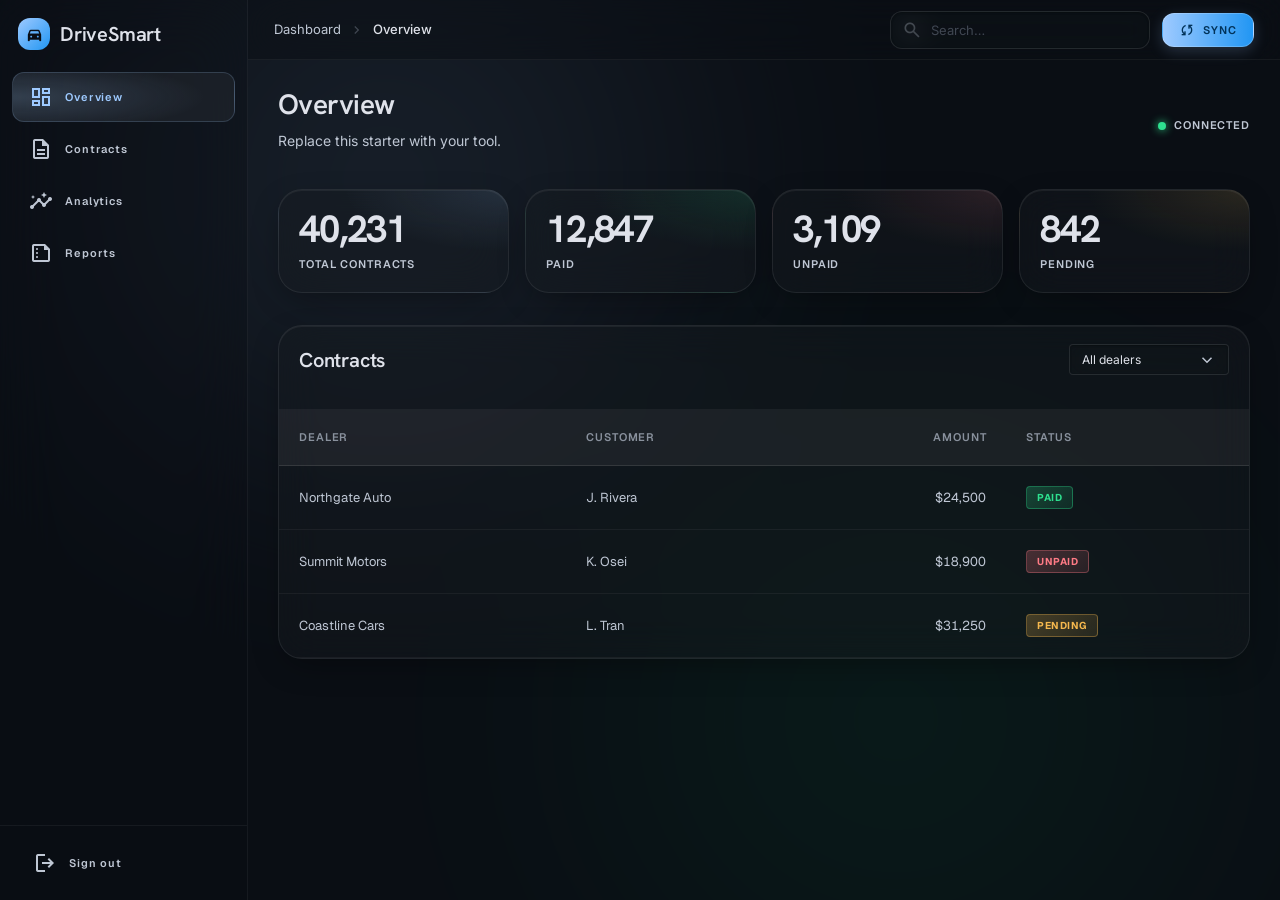
<file: starter.html>
<!DOCTYPE html>
<html lang="en">
<head>
<meta charset="UTF-8">
<meta name="viewport" content="width=device-width, initial-scale=1.0">
<title>DriveSmart Tool</title>
<link rel="stylesheet" href="drivesmart.css">
<link href="https://fonts.googleapis.com/css2?family=Material+Symbols+Outlined:wght,FILL@100..700,0..1&display=swap" rel="stylesheet">
<style>
  /* app-shell layout — sidebar + topbar + content */
  body { padding-left: 248px; }
  .app-sidebar { position: fixed; top: 0; left: 0; bottom: 0; width: 248px; z-index: 20; display: flex; flex-direction: column; }
  .app-sidebar .brand { display: flex; align-items: center; gap: 10px; padding: 18px 18px 14px; }
  .app-sidebar .brand .mark { width: 32px; height: 32px; display: grid; place-items: center; border-radius: var(--r-lg); background: linear-gradient(to bottom right, var(--primary), var(--primary-container)); }
  .app-sidebar .brand .mark .material-symbols-outlined { color: var(--surface-lowest); font-size: 19px; }
  .app-sidebar nav { display: flex; flex-direction: column; gap: 2px; padding: 8px 12px; flex: 1; overflow-y: auto; }
  .app-topbar { position: sticky; top: 0; z-index: 10; height: 60px; display: flex; align-items: center; gap: 16px; padding: 0 26px; }
  .app-content { padding: 26px 30px 60px; max-width: 1320px; }
  @media (max-width: 820px) { body { padding-left: 0; } .app-sidebar { display: none; } }
</style>
</head>
<body class="bg-grid-pattern">
<div class="aurora-bg"></div>

<!-- Sidebar (primary nav) -->
<aside class="app-sidebar glass-sidebar">
  <div class="brand">
    <span class="mark"><span class="material-symbols-outlined" style="font-variation-settings:'FILL' 1">directions_car</span></span>
    <span class="text-headline-md">DriveSmart</span>
  </div>
  <nav>
    <a class="sidenav-link active" href="#"><span class="material-symbols-outlined">dashboard</span> Overview</a>
    <a class="sidenav-link" href="#"><span class="material-symbols-outlined">description</span> Contracts</a>
    <a class="sidenav-link" href="#"><span class="material-symbols-outlined">insights</span> Analytics</a>
    <a class="sidenav-link" href="#"><span class="material-symbols-outlined">summarize</span> Reports</a>
  </nav>
  <div style="padding:12px 16px;border-top:0.5px solid var(--hairline-soft)">
    <a class="sidenav-link" href="#"><span class="material-symbols-outlined">logout</span> Sign out</a>
  </div>
</aside>

<!-- Topbar -->
<header class="app-topbar glass-nav">
  <nav class="breadcrumbs"><a href="#">Dashboard</a><span class="sep"><span class="material-symbols-outlined">chevron_right</span></span><span class="current">Overview</span></nav>
  <div class="ml-auto flex items-center gap-3">
    <div class="search" style="width:260px"><span class="material-symbols-outlined">search</span><input class="input" placeholder="Search…"></div>
    <button class="btn btn--primary"><span class="material-symbols-outlined">sync</span> Sync</button>
  </div>
</header>

<!-- Content -->
<main class="app-content">
  <div class="flex items-center justify-between mb-6">
    <div>
      <h1 class="text-headline-lg">Overview</h1>
      <p class="text-2 mt-2">Replace this starter with your tool.</p>
    </div>
    <div class="flex items-center gap-2"><span class="dot dot--live"></span><span class="eyebrow">Connected</span></div>
  </div>

  <!-- KPI row — just cards -->
  <div class="grid grid-4 gap-card mb-section">
    <div class="glass-card card-mesh-primary p-5"><div class="metric text-primary" data-count="40231">0</div><div class="label-caps text-2 mt-2">Total Contracts</div></div>
    <div class="glass-card card-mesh-success p-5"><div class="metric text-success" data-count="12847">0</div><div class="label-caps text-2 mt-2">Paid</div></div>
    <div class="glass-card card-mesh-danger p-5"><div class="metric text-danger" data-count="3109">0</div><div class="label-caps text-2 mt-2">Unpaid</div></div>
    <div class="glass-card card-mesh-warning p-5"><div class="metric text-warning" data-count="842">0</div><div class="label-caps text-2 mt-2">Pending</div></div>
  </div>

  <!-- Table -->
  <div class="glass-card is-static overflow-hidden" style="padding:0">
    <div class="panel-head" style="padding:18px 20px">
      <h3 class="text-headline-md">Contracts</h3>
      <select class="select select--sm" style="max-width:160px"><option>All dealers</option></select>
    </div>
    <table class="data-table">
      <thead><tr><th>Dealer</th><th>Customer</th><th class="num">Amount</th><th>Status</th></tr></thead>
      <tbody>
        <tr><td>Northgate Auto</td><td>J. Rivera</td><td class="num">$24,500</td><td><span class="status-chip status-chip--paid">Paid</span></td></tr>
        <tr><td>Summit Motors</td><td>K. Osei</td><td class="num">$18,900</td><td><span class="status-chip status-chip--unpaid">Unpaid</span></td></tr>
        <tr><td>Coastline Cars</td><td>L. Tran</td><td class="num">$31,250</td><td><span class="status-chip status-chip--pending">Pending</span></td></tr>
      </tbody>
    </table>
  </div>
</main>

<script src="count-up.js"></script>
</body>
</html>
</file>
<file: drivesmart.css>
/* ============================================================================
   DRIVESMART DESIGN SYSTEM
   Dark glassmorphism · DriveSmart-blue accent · zero build, zero framework.

   Usage:  <link rel="stylesheet" href="drivesmart.css">
           (fonts are @imported below — one link is all you need for type)
           Material Symbols icons are a separate, optional <link> (see README).

   Sections:
     1. Fonts
     2. Tokens (:root CSS variables — the single source of truth)
     3. Base / reset
     4. Backgrounds (aurora, grid)
     5. Surfaces (glass card / nav / sidebar / mesh)
     6. Layout utilities (flex, grid, gap, spacing)
     7. Type utilities (scale, color, weight)
     8. Components
          · KPI tiles            · buttons
          · status chips         · dealer pills
          · nav links            · tables (+ sortable, row-detail)
          · inputs / selects     · panels / icon badges / eyebrows
     9. Motion
   ============================================================================ */

/* ── 1. Fonts ─────────────────────────────────────────────────────────────── */
@import url('https://fonts.googleapis.com/css2?family=Hanken+Grotesk:wght@400;500;600;700&family=Inter:wght@300;400;500;600&family=Geist:wght@400;500;600&display=swap');

/* ── 2. Tokens ────────────────────────────────────────────────────────────── */
:root {
  /* Surfaces — elevation ladder (deepest → highest) */
  --surface-lowest:    #0a0e14;  /* app canvas / body (deepest) */
  --surface:           #0f1419;  /* base surface / dim */
  --surface-low:       #181c22;  /* container-low */
  --surface-container: #1c2026;  /* container */
  --surface-high:      #262a30;  /* container-high / raised */
  --surface-variant:   #31353b;

  /* Accent — DriveSmart blue */
  --primary:           #9ecaff;  /* the one accent */
  --primary-container: #2196f3;  /* deeper blue (gradients) */
  --primary-fixed:     #d1e4ff;  /* light tint (gradient hover) */
  --on-primary:        #003258;  /* ink on filled blue */

  /* Status hues — one harmonised family, consistent vividness on glass.
     Set the base hex here; every ghost/border/tint below derives from it. */
  --success:    #2ee08f;  /* paid / positive */
  --danger:     #ff7b86;  /* unpaid / error */
  --warning:    #f5b84e;  /* pending */
  --idle:       #a9a4f5;  /* dead deal / draft (distinct violet) */
  --neutral:    var(--outline);
  /* back-compat aliases (older class names still resolve) */
  --warning-text:      var(--warning);
  --tertiary:          var(--idle);
  --tertiary-container: var(--idle);

  /* Text */
  --on-surface:         #dfe2ea; /* primary text */
  --on-surface-variant: #bfc7d4; /* secondary text */
  --outline:            #89919d; /* tertiary / labels */
  --outline-variant:    #404752; /* faint / placeholders / hairline */

  /* Semantic aliases (use these in app markup) */
  --text-1: var(--on-surface);
  --text-2: var(--on-surface-variant);
  --text-3: var(--outline);
  --text-4: var(--outline-variant);
  --accent: var(--primary);

  /* Glass */
  --glass-bg:        rgba(24, 28, 34, 0.40);
  --glass-bg-hover:  rgba(24, 28, 34, 0.50);
  --glass-border:    rgba(255, 255, 255, 0.08);
  --glass-border-hi: rgba(255, 255, 255, 0.15);
  --glass-blur:      20px;
  --hairline:        rgba(255, 255, 255, 0.10);
  --hairline-soft:   rgba(255, 255, 255, 0.05);

  /* Fills + floating/chrome surfaces (token-ised so themes flip cleanly) */
  --fill-1:      rgba(255, 255, 255, 0.05);  /* subtle button / hover fill */
  --fill-2:      rgba(255, 255, 255, 0.10);  /* stronger hover fill */
  --input-bg:    rgba(15, 20, 25, 0.50);     /* inputs / selects */
  --nav-bg:      rgba(10, 14, 20, 0.50);     /* top bar */
  --sidebar-bg:  rgba(10, 14, 20, 0.30);     /* side rail */
  --float-bg:    rgba(24, 28, 34, 0.95);     /* modal / toast */
  --float-bg-2:  rgba(20, 24, 30, 0.92);     /* menu / tooltip */
  --grid-line:   rgba(255, 255, 255, 0.02);  /* bg-grid-pattern */

  /* Ghost fills + borders — DERIVED from the base hue via color-mix.
     Change a base hex above and these follow automatically. */
  --primary-ghost:   color-mix(in srgb, var(--primary) 12%, transparent);
  --primary-ghost-2: color-mix(in srgb, var(--primary) 20%, transparent);
  --primary-line:    color-mix(in srgb, var(--primary) 32%, transparent);
  --primary-glow:    color-mix(in srgb, var(--primary) 30%, transparent);
  --success-ghost:   color-mix(in srgb, var(--success) 15%, transparent);
  --success-line:    color-mix(in srgb, var(--success) 32%, transparent);
  --danger-ghost:    color-mix(in srgb, var(--danger) 15%, transparent);
  --danger-line:     color-mix(in srgb, var(--danger) 32%, transparent);
  --warning-ghost:   color-mix(in srgb, var(--warning) 15%, transparent);
  --warning-line:    color-mix(in srgb, var(--warning) 32%, transparent);
  --idle-ghost:      color-mix(in srgb, var(--idle) 15%, transparent);
  --idle-line:       color-mix(in srgb, var(--idle) 32%, transparent);
  --neutral-ghost:   color-mix(in srgb, var(--neutral) 18%, transparent);
  --neutral-line:    color-mix(in srgb, var(--neutral) 32%, transparent);

  /* Shadows — soft bento depth + lit top edge */
  --sh-card:      0 10px 34px -10px rgba(0,0,0,.45), inset 0 1px 0 rgba(255,255,255,.06);
  --sh-card-hi:   0 18px 48px -12px rgba(0,0,0,.55), 0 0 26px color-mix(in srgb, var(--primary) 10%, transparent), inset 0 1px 0 rgba(255,255,255,.10);
  --sh-inner:     inset 0 1px 2px rgba(0,0,0,.25);

  /* Radii */
  --r-sm:   0.25rem;   /* 4px  */
  --r-lg:   0.75rem;   /* 12px */
  --r-xl:   1rem;      /* 16px */
  --r-2xl:  1.5rem;    /* 24px */
  --r-full: 9999px;

  /* Spacing rhythm */
  --gap-card:    16px;
  --gap-section: 32px;
  --pad-page:    24px;

  /* Type families */
  --f-display: 'Hanken Grotesk', system-ui, sans-serif;
  --f-body:    'Inter', system-ui, sans-serif;
  --f-mono:    'Geist', ui-monospace, monospace;  /* caps labels + data */

  color-scheme: dark;
}

/* ── 2b. LIGHT THEME — opt-in via <html data-theme="light"> ────────────────── */
:root[data-theme="light"] {
  --surface-lowest:    #eef1f6;
  --surface:           #ffffff;
  --surface-low:       #f4f7fb;
  --surface-container: #ffffff;
  --surface-high:      #f1f4f9;
  --surface-variant:   #e7ecf3;

  --primary:           #1e7fe0;  /* deeper blue — readable on white + as fill ink */
  --primary-container: #1565c0;
  --primary-fixed:     #5aa7f0;
  --on-primary:        #ffffff;

  /* deeper, readable-on-white versions of the same family — ghost/border/glow
     tokens re-derive from these automatically (color-mix), so no overrides needed */
  --success:    #0a9e5c;
  --danger:     #d6455f;
  --warning:    #b27a12;
  --idle:       #6d63d6;

  --on-surface:         #1f2a38;
  --on-surface-variant: #4c5a6c;
  --outline:            #8a97a7;
  --outline-variant:    #b9c2cd;

  --glass-bg:        rgba(255, 255, 255, 0.60);
  --glass-bg-hover:  rgba(255, 255, 255, 0.82);
  --glass-border:    rgba(16, 28, 42, 0.08);
  --glass-border-hi: rgba(16, 28, 42, 0.14);
  --hairline:        rgba(16, 28, 42, 0.10);
  --hairline-soft:   rgba(16, 28, 42, 0.06);

  --fill-1:      rgba(16, 28, 42, 0.04);
  --fill-2:      rgba(16, 28, 42, 0.08);
  --input-bg:    rgba(255, 255, 255, 0.70);
  --nav-bg:      rgba(255, 255, 255, 0.72);
  --sidebar-bg:  rgba(255, 255, 255, 0.55);
  --float-bg:    rgba(255, 255, 255, 0.98);
  --float-bg-2:  rgba(255, 255, 255, 0.98);
  --grid-line:   rgba(16, 28, 42, 0.05);

  /* ghost/line/glow tokens are NOT redefined here — they color-mix off the base
     hexes above, so light just works. One source of truth per hue. */

  --sh-card:    0 1px 2px rgba(16,28,42,.05), 0 4px 16px rgba(16,28,42,.06);
  --sh-card-hi: 0 2px 8px rgba(16,28,42,.08), 0 12px 28px rgba(16,28,42,.10);
  --sh-inner:   inset 0 1px 2px rgba(16,28,42,.05);

  color-scheme: light;
}
/* light-theme: aurora reads softer on a light canvas */
:root[data-theme="light"] .aurora-bg::before,
:root[data-theme="light"] .aurora-bg::after { opacity: .10; }
/* light-theme: skeleton shimmer needs a dark tint to show on white */
:root[data-theme="light"] .skeleton {
  background: linear-gradient(90deg, rgba(16,28,42,.05) 25%, rgba(16,28,42,.10) 37%, rgba(16,28,42,.05) 63%);
  background-size: 400% 100%;
}

/* ── 2c. ROUNDNESS scale — opt-in via <html data-radius="sharp|round"> ──────── */
/* every component reads the radius tokens, so this re-rounds the whole UI at once */
:root[data-radius="sharp"] { --r-sm: 2px; --r-lg: 5px;  --r-xl: 8px;  --r-2xl: 12px; }
:root[data-radius="round"] { --r-sm: 8px; --r-lg: 14px; --r-xl: 22px; --r-2xl: 30px; }

/* ── 3. Base / reset ──────────────────────────────────────────────────────── */
* { box-sizing: border-box; }

/* Scrollbars — thin, translucent, glass-friendly. Colour flips with the theme.
   Opt out entirely with .no-scrollbar. */
* { scrollbar-width: thin; scrollbar-color: color-mix(in srgb, var(--text-3) 42%, transparent) transparent; }
::-webkit-scrollbar { width: 10px; height: 10px; }
::-webkit-scrollbar-track { background: transparent; }
::-webkit-scrollbar-thumb { background: color-mix(in srgb, var(--text-3) 38%, transparent); border-radius: 999px; border: 3px solid transparent; background-clip: padding-box; }
::-webkit-scrollbar-thumb:hover { background: color-mix(in srgb, var(--text-3) 62%, transparent); background-clip: padding-box; }
::-webkit-scrollbar-corner { background: transparent; }

body {
  margin: 0;
  min-height: 100vh;
  font-family: var(--f-body);
  font-size: 14px;
  line-height: 1.5;
  background: var(--surface-lowest);
  color: var(--on-surface);
  -webkit-font-smoothing: antialiased;
  -moz-osx-font-smoothing: grayscale;
}
.no-scrollbar { -ms-overflow-style: none; scrollbar-width: none; }
.no-scrollbar::-webkit-scrollbar { display: none; width: 0; height: 0; }

h1, h2, h3, h4 { font-family: var(--f-display); font-weight: 600; letter-spacing: -0.02em; margin: 0; color: var(--on-surface); }
a { color: inherit; text-decoration: none; }
button { font-family: inherit; cursor: pointer; border: none; background: none; color: inherit; }
input, select, textarea { font-family: inherit; color: inherit; }
::selection { background: var(--primary-ghost-2); }

:focus-visible { outline: 2px solid var(--primary); outline-offset: 2px; border-radius: var(--r-sm); }

@media (prefers-reduced-motion: reduce) {
  *, *::before, *::after { animation-duration: .001ms !important; animation-iteration-count: 1 !important; transition-duration: .001ms !important; }
}

/* Material Symbols base (icons load via separate <link>; this just sizes them) */
.material-symbols-outlined { font-variation-settings: 'FILL' 0, 'wght' 400, 'GRAD' 0, 'opsz' 24; vertical-align: middle; user-select: none; }

/* ── 4. Backgrounds ───────────────────────────────────────────────────────── */
.aurora-bg {
  position: fixed; inset: 0; z-index: -1; overflow: hidden; background: var(--surface-lowest);
}
.aurora-bg::before, .aurora-bg::after {
  content: ''; position: absolute; width: 80vw; height: 80vh; border-radius: 50%;
  filter: blur(120px); opacity: .15; animation: ds-pulse 15s infinite alternate;
}
.aurora-bg::before { background: radial-gradient(circle, rgba(158,202,255,.8) 0%, transparent 70%); top: -20vh; left: -10vw; }
.aurora-bg::after  { background: radial-gradient(circle, rgba(5,231,119,.5) 0%, transparent 70%); bottom: -20vh; right: -10vw; animation-delay: -5s; }

.bg-grid-pattern {
  background-image:
    linear-gradient(to right,  var(--grid-line) 1px, transparent 1px),
    linear-gradient(to bottom, var(--grid-line) 1px, transparent 1px);
  background-size: 60px 60px;
}

/* ── 5. Surfaces ──────────────────────────────────────────────────────────── */
.glass-card {
  background-color: var(--glass-bg);
  backdrop-filter: blur(var(--glass-blur)); -webkit-backdrop-filter: blur(var(--glass-blur));
  border: 0.5px solid var(--glass-border);
  border-radius: var(--r-2xl);
  box-shadow: var(--sh-card);
  transition: all .4s cubic-bezier(.4, 0, .2, 1);
}
.glass-card:hover {
  background-color: var(--glass-bg-hover);
  border-color: var(--glass-border-hi);
  box-shadow: var(--sh-card-hi);
  transform: translateY(-2px);
}
.glass-card.is-static:hover { /* opt out of hover lift */
  transform: none;
  background-color: var(--glass-bg); border-color: var(--glass-border); box-shadow: var(--sh-card);
}

.glass-nav {
  background-color: var(--nav-bg);
  backdrop-filter: blur(24px); -webkit-backdrop-filter: blur(24px);
  border-bottom: 0.5px solid var(--hairline-soft);
}
.glass-sidebar {
  background-color: var(--sidebar-bg);
  backdrop-filter: blur(30px); -webkit-backdrop-filter: blur(30px);
  border-right: 0.5px solid var(--hairline-soft);
}

/* mesh-corner tints — pair with .glass-card */
/* corner mesh tint — pair with any surface. Colour comes from --mesh (token-driven). */
[class*="card-mesh-"] { background: radial-gradient(130% 110% at 100% 0%, color-mix(in srgb, var(--mesh, var(--primary)) 12%, transparent), transparent 55%), var(--glass-bg); }
.card-mesh-primary { --mesh: var(--primary); }
.card-mesh-success, .card-mesh-secondary { --mesh: var(--success); }
.card-mesh-danger,  .card-mesh-error     { --mesh: var(--danger); }
.card-mesh-warning  { --mesh: var(--warning); }
.card-mesh-idle,    .card-mesh-tertiary  { --mesh: var(--idle); }
.card-mesh-neutral  { --mesh: var(--neutral); }

/* ── 6. Layout utilities ──────────────────────────────────────────────────── */
.flex { display: flex; }
.inline-flex { display: inline-flex; }
.grid { display: grid; }
.block { display: block; }
.hidden { display: none; }
.relative { position: relative; }
.absolute { position: absolute; }
.fixed { position: fixed; }
.overflow-hidden { overflow: hidden; }
.overflow-x-auto { overflow-x: auto; }

.flex-col { flex-direction: column; }
.flex-wrap { flex-wrap: wrap; }
.flex-1 { flex: 1 1 0%; }
.flex-grow { flex-grow: 1; }
.items-center { align-items: center; }
.items-start { align-items: flex-start; }
.items-end { align-items: flex-end; }
.items-baseline { align-items: baseline; }
.justify-center { justify-content: center; }
.justify-between { justify-content: space-between; }
.justify-end { justify-content: flex-end; }
.text-center { text-align: center; }
.text-right { text-align: right; }
.mx-auto { margin-left: auto; margin-right: auto; }
.ml-auto { margin-left: auto; }
.w-full { width: 100%; }
.h-full { height: 100%; }

/* gap / spacing rhythm — 4px steps */
.gap-1 { gap: 4px; }  .gap-2 { gap: 8px; }  .gap-3 { gap: 12px; }
.gap-4 { gap: 16px; } .gap-5 { gap: 20px; } .gap-6 { gap: 24px; }
.gap-card { gap: var(--gap-card); }

.mt-1{margin-top:4px}.mt-2{margin-top:8px}.mt-3{margin-top:12px}.mt-4{margin-top:16px}.mt-6{margin-top:24px}.mt-8{margin-top:32px}
.mb-1{margin-bottom:4px}.mb-2{margin-bottom:8px}.mb-3{margin-bottom:12px}.mb-4{margin-bottom:16px}.mb-6{margin-bottom:24px}.mb-8{margin-bottom:32px}
.mb-section{margin-bottom:var(--gap-section)}
.p-3{padding:12px}.p-4{padding:16px}.p-5{padding:20px}.p-6{padding:24px}.p-7{padding:28px}.p-12{padding:48px}
.px-4{padding-left:16px;padding-right:16px}.px-5{padding-left:20px;padding-right:20px}.px-6{padding-left:24px;padding-right:24px}
.py-2{padding-top:8px;padding-bottom:8px}.py-3{padding-top:12px;padding-bottom:12px}.py-4{padding-top:16px;padding-bottom:16px}
.pad-page { padding: var(--pad-page); }

/* grid helpers */
.grid-2 { grid-template-columns: repeat(2, 1fr); }
.grid-3 { grid-template-columns: repeat(3, 1fr); }
.grid-4 { grid-template-columns: repeat(4, 1fr); }
.grid-6 { grid-template-columns: repeat(6, 1fr); }
.grid-auto { grid-template-columns: repeat(auto-fit, minmax(180px, 1fr)); }
@media (max-width: 900px) { .grid-3, .grid-4, .grid-6 { grid-template-columns: repeat(2, 1fr); } }
@media (max-width: 560px) { .grid-2, .grid-3, .grid-4, .grid-6 { grid-template-columns: 1fr; } }

/* radius helpers */
.rounded     { border-radius: var(--r-sm); }
.rounded-lg  { border-radius: var(--r-lg); }
.rounded-xl  { border-radius: var(--r-xl); }
.rounded-2xl { border-radius: var(--r-2xl); }
.rounded-full{ border-radius: var(--r-full); }

/* ── 7. Type utilities ────────────────────────────────────────────────────── */
.text-display    { font-family: var(--f-display); font-size: 40px; line-height: 1; font-weight: 700; letter-spacing: -0.03em; }
.text-headline-lg{ font-family: var(--f-display); font-size: 28px; line-height: 36px; font-weight: 600; letter-spacing: -0.02em; }
.text-headline-md{ font-family: var(--f-display); font-size: 20px; line-height: 28px; font-weight: 600; letter-spacing: -0.01em; }
.text-body       { font-family: var(--f-body); font-size: 14px; line-height: 20px; font-weight: 400; }
.text-sm         { font-size: 13px; line-height: 18px; }
.text-xs         { font-size: 11px; line-height: 16px; }
.text-mono       { font-family: var(--f-mono); font-size: 13px; line-height: 20px; font-weight: 500; letter-spacing: 0.01em; }
.num             { font-family: var(--f-mono); font-variant-numeric: tabular-nums; }

/* eyebrow / caps label — the system's signature small-label */
.label-caps {
  font-family: var(--f-mono); font-size: 11px; line-height: 16px;
  font-weight: 600; letter-spacing: 0.08em; text-transform: uppercase;
}
.uppercase { text-transform: uppercase; }
.tracking-wide { letter-spacing: 0.05em; }
.tracking-wider { letter-spacing: 0.08em; }
.font-light { font-weight: 300; }
.font-medium { font-weight: 500; }
.font-semibold { font-weight: 600; }
.leading-none { line-height: 1; }

/* text colors */
.text-primary { color: var(--primary); }
.text-success { color: var(--success); }
.text-danger  { color: var(--danger); }
.text-warning { color: var(--warning); }
.text-idle    { color: var(--idle); }
.text-1 { color: var(--text-1); }
.text-2, .muted  { color: var(--text-2); }
.text-3, .muted3 { color: var(--text-3); }
.text-4 { color: var(--text-4); }

/* ── 8. Components ────────────────────────────────────────────────────────── */

/* Metric number — the big KPI figure. A KPI is NOT its own component: it's just a
   card. Compose:  <div class="glass-card card-mesh-success p-5">
                     <div class="metric text-success">12,847</div>
                     <div class="label-caps text-2 mt-2">Paid</div>
                   </div>
   Add an icon, a delta, a sparkline — it's a card, put anything in it. */
.metric { font-family: var(--f-display); font-size: 38px; line-height: 1; font-weight: 700; letter-spacing: -0.03em; color: var(--on-surface); }

/* Buttons */
.btn {
  display: inline-flex; align-items: center; justify-content: center; gap: 8px;
  padding: 8px 16px; border-radius: var(--r-lg);
  font-family: var(--f-mono); font-size: 11px; font-weight: 600;
  letter-spacing: 0.08em; text-transform: uppercase; white-space: nowrap;
  background: var(--fill-1); color: var(--on-surface);
  border: 0.5px solid var(--hairline-soft);
  transition: all .3s;
}
.btn:hover { background: var(--fill-2); color: var(--on-surface); }
.btn:active { transform: translateY(1px); }
.btn:disabled { opacity: .45; pointer-events: none; }
.btn .material-symbols-outlined { font-size: 16px; }
/* sizes — xs · sm · (default) · lg */
.btn--xs { padding: 4px 9px;   font-size: 10px;   gap: 5px; border-radius: var(--r-sm); }
.btn--xs .material-symbols-outlined { font-size: 14px; }
.btn--sm { padding: 6px 12px;  font-size: 10.5px; }
.btn--lg { padding: 11px 22px; font-size: 12px;   gap: 9px; border-radius: var(--r-xl); }
.btn--lg .material-symbols-outlined { font-size: 18px; }
.btn--primary {
  background: linear-gradient(to right, var(--primary), var(--primary-container));
  color: var(--on-primary); border-color: rgba(255,255,255,.20);
  box-shadow: 0 4px 15px color-mix(in srgb, var(--primary) 20%, transparent);
}
.btn--primary:hover {
  background: linear-gradient(to right, var(--primary-fixed), var(--primary));
  color: var(--on-primary); box-shadow: 0 4px 20px color-mix(in srgb, var(--primary) 40%, transparent);
}
.btn--soft {
  background: var(--primary-ghost); color: var(--primary);
  border-color: var(--primary-line); box-shadow: 0 0 15px color-mix(in srgb, var(--primary) 10%, transparent);
}
.btn--soft:hover { background: var(--primary-ghost-2); color: var(--primary); box-shadow: 0 0 20px color-mix(in srgb, var(--primary) 20%, transparent); }
.btn--ghost { background: transparent; border-color: transparent; color: var(--on-surface-variant); }
.btn--ghost:hover { background: var(--fill-1); color: var(--on-surface); }
.btn--icon { padding: 8px; border-radius: var(--r-full); background: transparent; border-color: transparent; color: var(--on-surface-variant); }
.btn--icon:hover { background: var(--fill-1); color: var(--on-surface); }
.btn--icon.btn--xs { padding: 5px; } .btn--icon.btn--sm { padding: 6px; } .btn--icon.btn--lg { padding: 11px; }

/* Status chips — ghost fill + tinted border + soft glow */
.status-chip {
  display: inline-flex; align-items: center; gap: 6px;
  padding: 3px 10px; border-radius: var(--r-sm);
  font-family: var(--f-mono); font-size: 10px; font-weight: 700;
  letter-spacing: 0.05em; text-transform: uppercase; white-space: nowrap;
}
.status-chip--paid      { background: linear-gradient(135deg, color-mix(in srgb, var(--success) 24%, transparent), color-mix(in srgb, var(--success) 11%, transparent)); color: var(--success);            border: 0.5px solid var(--success-line); }
.status-chip--unpaid    { background: linear-gradient(135deg, color-mix(in srgb, var(--danger) 24%, transparent),  color-mix(in srgb, var(--danger) 11%, transparent));  color: var(--danger);             border: 0.5px solid var(--danger-line); }
.status-chip--pending   { background: linear-gradient(135deg, color-mix(in srgb, var(--warning) 24%, transparent), color-mix(in srgb, var(--warning) 11%, transparent)); color: var(--warning);            border: 0.5px solid var(--warning-line); }
.status-chip--cancelled { background: linear-gradient(135deg, color-mix(in srgb, var(--neutral) 20%, transparent), color-mix(in srgb, var(--neutral) 9%, transparent));  color: var(--on-surface-variant); border: 0.5px solid var(--neutral-line); }
.status-chip--dead      { background: linear-gradient(135deg, color-mix(in srgb, var(--idle) 24%, transparent),    color-mix(in srgb, var(--idle) 11%, transparent));    color: var(--idle);               border: 0.5px solid var(--idle-line); }

/* Dealer pill — glass filter chip with count badge */
.dealer-pill {
  display: inline-flex; align-items: center; gap: 12px;
  padding: 10px 20px; border-radius: var(--r-full);
  font-family: var(--f-mono); font-size: 11px; line-height: 16px; font-weight: 600; letter-spacing: 0.08em;
  white-space: nowrap; flex-shrink: 0; cursor: pointer; transition: all .3s;
  background-color: var(--glass-bg);
  backdrop-filter: blur(var(--glass-blur)); -webkit-backdrop-filter: blur(var(--glass-blur));
  border: 0.5px solid var(--glass-border); color: var(--on-surface-variant);
}
.dealer-pill:hover { color: var(--on-surface); background-color: var(--glass-bg-hover); border-color: var(--glass-border-hi); }
.dealer-pill.active { background: radial-gradient(130% 130% at 0% 0%, color-mix(in srgb, var(--primary) 18%, transparent), transparent 65%), var(--glass-bg); color: var(--primary); border: 0.5px solid color-mix(in srgb, var(--primary) 28%, transparent); }
.dealer-pill .count {
  background: var(--fill-1); border: 1px solid var(--hairline);
  padding: 2px 8px; border-radius: var(--r-sm); font-size: 10px;
}
.dealer-pill.active .count { background: var(--primary-ghost-2); border-color: transparent; }

/* Nav links */
.topnav-link {
  font-family: var(--f-mono); font-size: 11px; line-height: 16px; font-weight: 600; letter-spacing: 0.08em;
  color: var(--on-surface-variant); padding-bottom: 4px;
  border-bottom: 1.5px solid transparent; transition: color .15s;
}
.topnav-link:hover { color: var(--on-surface); }
.topnav-link.active { color: var(--primary); border-bottom-color: var(--primary); }

.sidenav-link {
  position: relative; overflow: hidden;
  display: flex; align-items: center; gap: 12px;
  padding: 12px 16px; border-radius: var(--r-lg);
  font-family: var(--f-mono); font-size: 11px; line-height: 16px; font-weight: 600; letter-spacing: 0.08em;
  color: var(--on-surface-variant); border: 0.5px solid transparent; transition: all .3s;
}
.sidenav-link:hover { color: var(--on-surface); background: var(--fill-1); }
/* active = a soft tint glowing in from the left edge (no hard bar) + coloured text */
.sidenav-link.active {
  background: radial-gradient(140% 120% at 0% 50%, color-mix(in srgb, var(--primary) 20%, transparent), transparent 62%), var(--fill-1);
  color: var(--primary); border-color: color-mix(in srgb, var(--primary) 18%, transparent);
}

/* Tables */
.data-table { width: 100%; text-align: left; border-collapse: collapse; }
.data-table thead tr { border-bottom: 0.5px solid var(--hairline); background: var(--fill-1); }
.data-table th {
  padding: 20px; color: var(--outline);
  font-family: var(--f-mono); font-size: 11px; line-height: 16px;
  font-weight: 600; letter-spacing: 0.08em; text-transform: uppercase;
}
.data-table tbody { font-family: var(--f-mono); font-size: 13px; color: var(--on-surface-variant); }
.data-table td { padding: 20px; border-bottom: 0.5px solid var(--hairline-soft); vertical-align: middle; }
.data-table tbody tr { transition: background .15s; }
.data-table tbody tr:hover { background: var(--fill-1); }
.data-table .num { text-align: right; }

.sortable { cursor: pointer; user-select: none; }
.sortable:hover { color: var(--primary); }
.sortable .sort-icon { opacity: .4; font-size: 14px; margin-left: 4px; vertical-align: middle; }
.sortable.sort-asc .sort-icon, .sortable.sort-desc .sort-icon { opacity: 1; color: var(--primary); }

tr.invoice-separator { background: color-mix(in srgb, var(--primary) 4%, transparent); }
tr.invoice-separator td { color: var(--primary); font-style: italic; }
.customer-invoice-label { color: var(--primary); font-weight: 600; text-shadow: 0 0 5px color-mix(in srgb, var(--primary) 30%, transparent); }

.row-detail { background: color-mix(in srgb, var(--primary) 3%, transparent); }
.row-detail-content {
  padding: 24px; display: grid; grid-template-columns: repeat(auto-fit, minmax(180px, 1fr));
  gap: 16px; font-size: 12px;
}
.field-label { display: block; margin-bottom: 4px; color: var(--outline);
  font-family: var(--f-mono); font-size: 10px; font-weight: 600; letter-spacing: 0.08em; text-transform: uppercase; }
.field-value { color: var(--on-surface); }

/* table density toggles (set on the <table>) */
.table-density-compact     td, .table-density-compact     th { padding: 10px 20px !important; }
.table-density-comfortable td, .table-density-comfortable th { padding: 20px !important; }

/* Inputs / selects — glass field, blue focus ring */
.input, .select {
  width: 100%; padding: 10px 16px; border-radius: var(--r-lg);
  font-size: 13px; color: var(--on-surface);
  background-color: var(--input-bg);
  backdrop-filter: blur(12px); -webkit-backdrop-filter: blur(12px);
  border: 0.5px solid var(--hairline);
  box-shadow: var(--sh-inner); outline: none; transition: all .3s;
}
.input::placeholder { color: var(--outline-variant); }
/* sizes — sm · (default) · lg */
.input--sm, .select--sm { padding: 7px 12px;  font-size: 12px; border-radius: var(--r-sm); }
.input--lg, .select--lg { padding: 13px 18px; font-size: 14px; border-radius: var(--r-xl); }
.input:focus, .select:focus { border-color: var(--primary-line); box-shadow: 0 0 0 1px var(--primary-line), var(--sh-inner); }
.select {
  appearance: none; padding-right: 36px;
  background-image: url("data:image/svg+xml,%3Csvg xmlns='http://www.w3.org/2000/svg' width='18' height='18' viewBox='0 0 24 24' fill='none' stroke='%23bfc7d4' stroke-width='2'%3E%3Cpath d='M6 9l6 6 6-6'/%3E%3C/svg%3E");
  background-repeat: no-repeat; background-position: right 12px center;
}
/* search field wrapper: <div class="search"><span class="material-symbols-outlined">search</span><input class="input"></div> */
.search { position: relative; }
.search > .material-symbols-outlined { position: absolute; left: 12px; top: 50%; transform: translateY(-50%); color: var(--on-surface-variant); font-size: 20px; pointer-events: none; }
.search > .input { padding-left: 40px; }

/* Panel head + icon badge + eyebrow */
.panel-head { display: flex; align-items: center; justify-content: space-between; margin-bottom: 16px; gap: 16px; }
.icon-badge {
  display: inline-grid; place-items: center; padding: 6px;
  border-radius: var(--r-lg); background: var(--fill-1); border: 1px solid var(--hairline);
  color: var(--on-surface-variant);
}
.icon-badge .material-symbols-outlined { font-size: 18px; }
.eyebrow { color: var(--on-surface-variant); font-family: var(--f-mono); font-size: 11px; font-weight: 600; letter-spacing: 0.08em; text-transform: uppercase; }

/* Keycap — keyboard hint (⌘K, ↵, etc.). Physical key with a bottom edge. */
.kbd {
  display: inline-flex; align-items: center; justify-content: center; gap: 3px;
  min-width: 20px; padding: 2px 7px; border-radius: var(--r-sm); line-height: 1.4;
  font-family: var(--f-mono); font-size: 11px; font-weight: 600; color: var(--text-2);
  background: var(--surface-high); border: 1px solid var(--hairline);
  box-shadow: 0 1px 0 var(--hairline), inset 0 1px 0 rgba(255,255,255,.04);
}

/* Drop zone (file fallback) */
.drop-zone { border: 2px dashed var(--primary-line); background: var(--glass-bg); border-radius: var(--r-xl); cursor: pointer; transition: all .3s; }
.drop-zone:hover { border-color: color-mix(in srgb, var(--primary) 50%, transparent); background: var(--primary-ghost); }

/* status dot */
.dot { display: inline-block; width: 8px; height: 8px; border-radius: var(--r-full); flex: none; }
.dot--live { background: var(--success); box-shadow: 0 0 8px var(--success); }
.dot--primary { background: var(--primary); box-shadow: 0 0 8px var(--primary); }

/* ── 8b. Extended components (dashboard kit) ──────────────────────────────── */

/* Badge (count / label) + tag */
.badge {
  display: inline-flex; align-items: center; gap: 4px; padding: 2px 8px; border-radius: var(--r-full);
  font-family: var(--f-mono); font-size: 10px; font-weight: 700; letter-spacing: .04em;
  background: linear-gradient(135deg, color-mix(in srgb, var(--primary) 24%, transparent), color-mix(in srgb, var(--primary) 10%, transparent));
  color: var(--primary); border: 0.5px solid var(--primary-line);
}
.badge--neutral { background: linear-gradient(135deg, var(--fill-2), var(--fill-1)); color: var(--text-2); border-color: var(--hairline); }
.badge--success { background: linear-gradient(135deg, color-mix(in srgb, var(--success) 24%, transparent), color-mix(in srgb, var(--success) 10%, transparent)); color: var(--success); border-color: var(--success-line); }
.badge--danger  { background: linear-gradient(135deg, color-mix(in srgb, var(--danger) 24%, transparent), color-mix(in srgb, var(--danger) 10%, transparent)); color: var(--danger); border-color: var(--danger-line); }
.tag {
  display: inline-flex; align-items: center; padding: 2px 8px; border-radius: var(--r-sm);
  font-family: var(--f-mono); font-size: 11px; font-weight: 600; color: var(--text-2);
  background: var(--surface-high); border: 0.5px solid var(--hairline);
}

/* Trend delta — pair beside a number / inside a KPI tile */
.delta { display: inline-flex; align-items: center; gap: 2px; font-family: var(--f-mono); font-size: 12px; font-weight: 600; }
.delta--up { color: var(--success); }
.delta--down { color: var(--danger); }
.delta .material-symbols-outlined { font-size: 14px; }

/* Divider */
.divider { height: 0.5px; background: var(--hairline); border: none; margin: 0; }
.divider--v { width: 0.5px; height: auto; align-self: stretch; background: var(--hairline); }

/* Tabs (underline) */
.tabs { display: flex; gap: 24px; border-bottom: 0.5px solid var(--hairline); }
.tab {
  padding: 0 0 12px; margin-bottom: -0.5px; background: none; cursor: pointer;
  font-family: var(--f-mono); font-size: 11px; font-weight: 600; letter-spacing: .08em; text-transform: uppercase;
  color: var(--text-2); border-bottom: 1.5px solid transparent; transition: color .15s;
}
.tab:hover { color: var(--text-1); }
.tab.active { color: var(--primary); border-bottom-color: var(--primary); }

/* Segmented control (density / time-range) */
.segmented { display: inline-flex; gap: 4px; padding: 4px; border-radius: var(--r-lg); background: var(--glass-bg); border: 0.5px solid var(--glass-border); }
.seg { padding: 6px 14px; border-radius: var(--r-sm); background: none; color: var(--text-2); transition: all .2s;
  font-family: var(--f-mono); font-size: 11px; font-weight: 600; letter-spacing: .05em; }
.seg:hover { color: var(--text-1); }
.seg.active { background: var(--primary-ghost); color: var(--primary); box-shadow: inset 0 0 0 0.5px var(--primary-line); }

/* Progress / meter */
.progress { height: 8px; width: 100%; border-radius: var(--r-full); background: var(--fill-1); overflow: hidden; }
.progress-bar { height: 100%; border-radius: var(--r-full); transition: width .4s ease;
  background: linear-gradient(to right, var(--primary), var(--primary-container)); box-shadow: 0 0 10px var(--primary-glow); }
.progress-bar--success { background: var(--success); box-shadow: 0 0 10px color-mix(in srgb, var(--success) 30%, transparent); }
.progress-bar--danger  { background: var(--danger);  box-shadow: 0 0 10px color-mix(in srgb, var(--danger) 30%, transparent); }

/* Switch */
.switch { position: relative; display: inline-block; width: 40px; height: 22px; flex: none; }
.switch input { position: absolute; opacity: 0; width: 0; height: 0; }
.switch .track { position: absolute; inset: 0; border-radius: var(--r-full); background: var(--surface-high); border: 0.5px solid var(--hairline); transition: all .2s; }
.switch .track::before { content: ''; position: absolute; width: 16px; height: 16px; left: 3px; top: 2px; border-radius: 50%; background: var(--text-2); transition: all .2s; }
.switch input:checked + .track { background: var(--primary-ghost); border-color: var(--primary-line); }
.switch input:checked + .track::before { transform: translateX(18px); background: var(--primary); box-shadow: 0 0 8px var(--primary); }

/* Checkbox + radio (styled native) */
.checkbox, .radio { appearance: none; -webkit-appearance: none; width: 18px; height: 18px; flex: none; cursor: pointer;
  background: var(--input-bg); border: 1px solid var(--hairline); transition: all .15s; display: inline-grid; place-content: center; }
.checkbox { border-radius: var(--r-sm); }
.radio { border-radius: 50%; }
.checkbox:checked, .radio:checked { background: var(--primary); border-color: var(--primary); }
.checkbox:checked::after { content: ''; width: 5px; height: 9px; border: solid var(--on-primary); border-width: 0 2px 2px 0; transform: rotate(45deg) translateY(-1px); }
.radio:checked::after { content: ''; width: 7px; height: 7px; border-radius: 50%; background: var(--on-primary); }

/* Alert / inline banner */
.alert { display: flex; align-items: flex-start; gap: 12px; padding: 14px 16px; border-radius: var(--r-lg);
  background: var(--glass-bg); backdrop-filter: blur(var(--glass-blur)); -webkit-backdrop-filter: blur(var(--glass-blur));
  border: 0.5px solid var(--glass-border); box-shadow: inset 0 1px 0 rgba(255,255,255,.06); color: var(--text-1); font-size: 13px; }
.alert .material-symbols-outlined { font-size: 20px; flex: none; }
/* status = a soft corner-tint gradient over glass + faint coloured border + coloured icon.
   Glassy, part of the same family as the cards — NOT a flat coloured block. */
.alert--info    { background: radial-gradient(120% 140% at 0% 0%, color-mix(in srgb, var(--primary) 16%, transparent), transparent 60%), var(--glass-bg); border-color: color-mix(in srgb, var(--primary) 22%, transparent); }
.alert--info    .material-symbols-outlined { color: var(--primary); }
.alert--success { background: radial-gradient(120% 140% at 0% 0%, color-mix(in srgb, var(--success) 16%, transparent), transparent 60%), var(--glass-bg); border-color: color-mix(in srgb, var(--success) 22%, transparent); }
.alert--success .material-symbols-outlined { color: var(--success); }
.alert--danger  { background: radial-gradient(120% 140% at 0% 0%, color-mix(in srgb, var(--danger) 16%, transparent), transparent 60%), var(--glass-bg); border-color: color-mix(in srgb, var(--danger) 22%, transparent); }
.alert--danger  .material-symbols-outlined { color: var(--danger); }
.alert--warning { background: radial-gradient(120% 140% at 0% 0%, color-mix(in srgb, var(--warning) 16%, transparent), transparent 60%), var(--glass-bg); border-color: color-mix(in srgb, var(--warning) 22%, transparent); }
.alert--warning .material-symbols-outlined { color: var(--warning); }

/* Empty state */
.empty-state { display: flex; flex-direction: column; align-items: center; text-align: center; padding: 48px 24px; }
.empty-state > .material-symbols-outlined { font-size: 48px; color: var(--text-3); margin-bottom: 16px; }
.empty-state h3 { margin-bottom: 8px; }
.empty-state p { color: var(--text-2); margin: 0 0 24px; max-width: 42ch; }

/* Pagination */
.pagination { display: flex; align-items: center; gap: 4px; }
.page-btn { min-width: 32px; height: 32px; padding: 0 8px; display: inline-grid; place-items: center;
  border-radius: var(--r-lg); background: none; border: 0.5px solid transparent; transition: all .15s;
  font-family: var(--f-mono); font-size: 12px; color: var(--text-2); }
.page-btn:hover { background: var(--fill-1); color: var(--text-1); }
.page-btn.active { background: var(--primary-ghost); color: var(--primary); border-color: var(--primary-line); }
.page-btn:disabled { opacity: .35; pointer-events: none; }

/* Dropdown menu (floating) */
.menu { min-width: 200px; padding: 6px; border-radius: var(--r-xl);
  background: var(--float-bg-2); backdrop-filter: blur(20px); -webkit-backdrop-filter: blur(20px);
  border: 0.5px solid var(--glass-border-hi); box-shadow: 0 16px 40px rgba(0,0,0,.50); }
.menu-item { display: flex; align-items: center; gap: 10px; width: 100%; padding: 9px 12px; border-radius: var(--r-lg);
  background: none; text-align: left; color: var(--text-1); font-size: 13px; transition: background .12s; }
.menu-item:hover { background: var(--fill-1); }
.menu-item .material-symbols-outlined { font-size: 18px; color: var(--text-2); }
.menu-label { padding: 8px 12px 4px; font-family: var(--f-mono); font-size: 10px; font-weight: 700; letter-spacing: .08em; text-transform: uppercase; color: var(--text-3); }
.menu-sep { height: 0.5px; background: var(--hairline); margin: 6px 0; }

/* Modal / dialog */
.modal-overlay { position: fixed; inset: 0; z-index: 100; display: grid; place-items: center; padding: 24px;
  background: rgba(5,8,12,.60); backdrop-filter: blur(4px); -webkit-backdrop-filter: blur(4px); animation: ds-fade .2s ease; }
.modal { width: 100%; max-width: 480px; max-height: 85vh; overflow-y: auto; padding: 24px; border-radius: var(--r-2xl);
  background: var(--float-bg); backdrop-filter: blur(24px); -webkit-backdrop-filter: blur(24px);
  border: 0.5px solid var(--glass-border-hi); box-shadow: 0 24px 60px rgba(0,0,0,.60), inset 0 1px 0 rgba(255,255,255,.08);
  animation: ds-rise .24s cubic-bezier(.4,0,.2,1); }
.modal-head { display: flex; align-items: center; justify-content: space-between; gap: 16px; margin-bottom: 16px; }

/* Toast */
.toast-stack { position: fixed; bottom: 24px; right: 24px; z-index: 200; display: flex; flex-direction: column; gap: 10px; }
.toast { display: flex; align-items: center; gap: 10px; min-width: 280px; max-width: 380px; padding: 12px 16px; border-radius: var(--r-lg);
  background: var(--float-bg); backdrop-filter: blur(20px); -webkit-backdrop-filter: blur(20px);
  border: 0.5px solid var(--glass-border-hi); box-shadow: 0 12px 32px rgba(0,0,0,.45); color: var(--text-1); font-size: 13px;
  animation: ds-rise .24s cubic-bezier(.4,0,.2,1); }
.toast .material-symbols-outlined { font-size: 18px; flex: none; }
/* coloured icon + soft corner tint + faint coloured border — no left bar */
.toast--success { background: radial-gradient(120% 160% at 0% 0%, color-mix(in srgb, var(--success) 14%, transparent), transparent 60%), var(--float-bg); border-color: color-mix(in srgb, var(--success) 24%, transparent); }
.toast--success .material-symbols-outlined { color: var(--success); }
.toast--danger  { background: radial-gradient(120% 160% at 0% 0%, color-mix(in srgb, var(--danger) 14%, transparent), transparent 60%), var(--float-bg); border-color: color-mix(in srgb, var(--danger) 24%, transparent); }
.toast--danger  .material-symbols-outlined { color: var(--danger); }
.toast--info    { background: radial-gradient(120% 160% at 0% 0%, color-mix(in srgb, var(--primary) 14%, transparent), transparent 60%), var(--float-bg); border-color: color-mix(in srgb, var(--primary) 24%, transparent); }
.toast--info    .material-symbols-outlined { color: var(--primary); }

/* Skeleton + spinner */
.skeleton { border-radius: var(--r-lg); background: linear-gradient(90deg, rgba(255,255,255,.04) 25%, rgba(255,255,255,.08) 37%, rgba(255,255,255,.04) 63%);
  background-size: 400% 100%; animation: ds-shimmer 1.4s ease infinite; }
.skeleton--text { height: 12px; margin: 6px 0; }
.spinner { width: 20px; height: 20px; border-radius: 50%; border: 2px solid var(--hairline); border-top-color: var(--primary); animation: ds-spin .7s linear infinite; }

/* Tooltip (CSS-only via data-tip) */
.has-tip { position: relative; }
.has-tip::after { content: attr(data-tip); position: absolute; bottom: calc(100% + 8px); left: 50%; transform: translateX(-50%);
  white-space: nowrap; padding: 6px 10px; border-radius: var(--r-sm); font-family: var(--f-mono); font-size: 11px; color: var(--text-1);
  background: var(--float-bg-2); border: 0.5px solid var(--glass-border-hi); box-shadow: 0 6px 18px rgba(0,0,0,.40);
  opacity: 0; pointer-events: none; transition: opacity .15s; z-index: 50; }
.has-tip:hover::after { opacity: 1; }

/* ── 8c. Forms+ · structure · disclosure · overlays ───────────────────────── */

/* Textarea */
.textarea {
  width: 100%; min-height: 92px; padding: 11px 14px; border-radius: var(--r-lg);
  font-family: var(--f-body); font-size: 13px; line-height: 1.55; color: var(--on-surface);
  background-color: var(--input-bg); backdrop-filter: blur(12px); -webkit-backdrop-filter: blur(12px);
  border: 0.5px solid var(--hairline); box-shadow: var(--sh-inner); outline: none; resize: vertical; transition: all .3s;
}
.textarea::placeholder { color: var(--outline-variant); }
.textarea:focus { border-color: var(--primary-line); box-shadow: 0 0 0 1px var(--primary-line), var(--sh-inner); }

/* Field group — label + control + hint / error */
.field { display: flex; flex-direction: column; gap: 7px; }
.field > .field-label { margin-bottom: 0; }
.field-label .req { color: var(--danger); margin-left: 2px; }
.field-hint { font-size: 12px; color: var(--text-3); }
.field-error { display: flex; align-items: center; gap: 5px; font-size: 12px; color: var(--danger); }
.field-error .material-symbols-outlined { font-size: 15px; }
/* invalid — set aria-invalid on the control, or .is-invalid on the .field */
.input[aria-invalid="true"], .select[aria-invalid="true"], .textarea[aria-invalid="true"],
.field.is-invalid .input, .field.is-invalid .select, .field.is-invalid .textarea {
  border-color: var(--danger-line); box-shadow: 0 0 0 1px var(--danger-line), var(--sh-inner);
}

/* Input group — prefix / suffix affixes */
.input-group {
  display: flex; align-items: stretch; border-radius: var(--r-lg); overflow: hidden;
  background-color: var(--input-bg); backdrop-filter: blur(12px); -webkit-backdrop-filter: blur(12px);
  border: 0.5px solid var(--hairline); box-shadow: var(--sh-inner); transition: all .3s;
}
.input-group:focus-within { border-color: var(--primary-line); box-shadow: 0 0 0 1px var(--primary-line), var(--sh-inner); }
.input-group .input { border: none; background: none; box-shadow: none; backdrop-filter: none; border-radius: 0; flex: 1; }
.input-group .input:focus { box-shadow: none; }
.input-affix { display: inline-flex; align-items: center; padding: 0 12px; background: var(--fill-1); color: var(--text-3); font-family: var(--f-mono); font-size: 13px; }
.input-affix .material-symbols-outlined { font-size: 18px; }

/* Range slider */
.range { -webkit-appearance: none; appearance: none; width: 100%; height: 6px; border-radius: 999px; outline: none; cursor: pointer; background: var(--fill-2); }
.range::-webkit-slider-thumb { -webkit-appearance: none; appearance: none; width: 16px; height: 16px; border-radius: 50%; background: var(--primary); border: 2px solid var(--surface-lowest); box-shadow: 0 0 8px var(--primary-glow); cursor: pointer; }
.range::-moz-range-thumb { width: 16px; height: 16px; border-radius: 50%; background: var(--primary); border: 2px solid var(--surface-lowest); box-shadow: 0 0 8px var(--primary-glow); cursor: pointer; }

/* Breadcrumbs */
.breadcrumbs { display: flex; align-items: center; gap: 8px; font-size: 13px; color: var(--text-3); flex-wrap: wrap; }
.breadcrumbs a { color: var(--text-2); transition: color .12s; }
.breadcrumbs a:hover { color: var(--primary); }
.breadcrumbs .sep { color: var(--text-4); display: inline-flex; }
.breadcrumbs .sep .material-symbols-outlined { font-size: 16px; }
.breadcrumbs .current { color: var(--text-1); font-weight: 500; }

/* Avatar */
.avatar { position: relative; display: inline-grid; place-items: center; width: 36px; height: 36px; border-radius: 50%; flex: none; overflow: hidden;
  font-family: var(--f-display); font-weight: 600; font-size: 14px; color: var(--on-surface);
  background: var(--surface-high); border: 0.5px solid var(--glass-border); }
.avatar img { width: 100%; height: 100%; object-fit: cover; }
.avatar--sm { width: 28px; height: 28px; font-size: 12px; }
.avatar--lg { width: 48px; height: 48px; font-size: 18px; }
.avatar--blue   { background: linear-gradient(135deg, #8fc3ff, #2f86e0); color: #06203a; border-color: transparent; }
.avatar--green  { background: linear-gradient(135deg, #6ef0c0, #14b87f); color: #04261b; border-color: transparent; }
.avatar--violet { background: linear-gradient(135deg, #c3b9fb, #8b7df0); color: #1c1640; border-color: transparent; }
.avatar--amber  { background: linear-gradient(135deg, #ffd591, #e0930f); color: #2e1d00; border-color: transparent; }
.avatar--gray   { background: linear-gradient(135deg, #cdd4de, #97a0ad); color: #1f2a38; border-color: transparent; }
.avatar-group { display: inline-flex; align-items: center; }
.avatar-group .avatar { margin-left: -8px; box-shadow: 0 0 0 2px var(--surface-lowest); }
.avatar-group .avatar:first-child { margin-left: 0; }

/* Key-value / description list */
.kv { display: grid; grid-template-columns: repeat(auto-fit, minmax(180px, 1fr)); gap: 16px 28px; }
.kv > div { display: flex; flex-direction: column; gap: 3px; }
.kv dt, .kv .k { font-family: var(--f-mono); font-size: 10px; font-weight: 600; letter-spacing: .08em; text-transform: uppercase; color: var(--text-3); }
.kv dd, .kv .v { margin: 0; font-size: 13px; color: var(--text-1); }

/* Banner — page-level notice */
.banner { display: flex; align-items: center; gap: 12px; padding: 11px 18px; border-radius: var(--r-lg); font-size: 13px; color: var(--text-1);
  background: radial-gradient(120% 200% at 0% 0%, color-mix(in srgb, var(--primary) 16%, transparent), transparent 60%), var(--glass-bg);
  backdrop-filter: blur(var(--glass-blur)); -webkit-backdrop-filter: blur(var(--glass-blur));
  border: 0.5px solid color-mix(in srgb, var(--primary) 22%, transparent); }
.banner > .material-symbols-outlined { color: var(--primary); flex: none; }
.banner .banner-actions { margin-left: auto; display: flex; align-items: center; gap: 8px; }
.banner--warning { background: radial-gradient(120% 200% at 0% 0%, color-mix(in srgb, var(--warning) 16%, transparent), transparent 60%), var(--glass-bg); border-color: color-mix(in srgb, var(--warning) 22%, transparent); }
.banner--warning > .material-symbols-outlined { color: var(--warning); }

/* Popover — generic floating panel */
.popover { padding: 14px 16px; border-radius: var(--r-xl); min-width: 220px; max-width: 320px; color: var(--text-1); font-size: 13px;
  background: var(--float-bg-2); backdrop-filter: blur(20px); -webkit-backdrop-filter: blur(20px);
  border: 0.5px solid var(--glass-border-hi); box-shadow: 0 16px 40px rgba(0,0,0,.45); }

/* Drawer / slide-over */
.drawer-overlay { position: fixed; inset: 0; z-index: 110; background: rgba(5,8,12,.6); backdrop-filter: blur(4px); -webkit-backdrop-filter: blur(4px); animation: ds-fade .2s ease; }
.drawer { position: fixed; top: 0; bottom: 0; right: 0; z-index: 111; width: 380px; max-width: 90vw; padding: 24px; overflow-y: auto;
  background: var(--float-bg); backdrop-filter: blur(24px); -webkit-backdrop-filter: blur(24px);
  border-left: 0.5px solid var(--glass-border-hi); box-shadow: -24px 0 60px rgba(0,0,0,.5); animation: ds-slide-in .26s cubic-bezier(.4,0,.2,1); }
.drawer--left { right: auto; left: 0; border-left: none; border-right: 0.5px solid var(--glass-border-hi); box-shadow: 24px 0 60px rgba(0,0,0,.5); animation: ds-slide-in-left .26s cubic-bezier(.4,0,.2,1); }
.drawer-head { display: flex; align-items: center; justify-content: space-between; gap: 16px; margin-bottom: 18px; }

/* Accordion — wraps native <details> */
.accordion { border: 0.5px solid var(--glass-border); border-radius: var(--r-lg); overflow: hidden; background: var(--glass-bg); backdrop-filter: blur(var(--glass-blur)); -webkit-backdrop-filter: blur(var(--glass-blur)); }
.accordion details + details { border-top: 0.5px solid var(--hairline-soft); }
.accordion summary { list-style: none; cursor: pointer; display: flex; align-items: center; justify-content: space-between; gap: 12px; padding: 14px 16px; font-weight: 500; color: var(--text-1); transition: background .12s; }
.accordion summary::-webkit-details-marker { display: none; }
.accordion summary:hover { background: var(--fill-1); }
.accordion summary .chev { color: var(--text-3); transition: transform .2s; }
.accordion details[open] > summary .chev { transform: rotate(180deg); }
.accordion .acc-body { padding: 2px 16px 16px; color: var(--text-2); font-size: 13px; }

/* ── 9. Motion ────────────────────────────────────────────────────────────── */
@keyframes ds-pulse {
  0%   { transform: scale(1) translate(0, 0);      opacity: .15; }
  50%  { transform: scale(1.1) translate(5%, 5%);  opacity: .20; }
  100% { transform: scale(1) translate(-5%, -5%);  opacity: .15; }
}
@keyframes ds-ping { 0%,100% { opacity: 1; } 50% { opacity: .4; } }
@keyframes ds-fade { from { opacity: 0; } to { opacity: 1; } }
@keyframes ds-rise { from { opacity: 0; transform: translateY(8px); } to { opacity: 1; transform: none; } }
@keyframes ds-shimmer { 0% { background-position: 100% 0; } 100% { background-position: -100% 0; } }
@keyframes ds-spin { to { transform: rotate(360deg); } }
@keyframes ds-slide-in { from { transform: translateX(100%); } to { transform: none; } }
@keyframes ds-slide-in-left { from { transform: translateX(-100%); } to { transform: none; } }
.animate-pulse { animation: ds-ping 1.4s ease-in-out infinite; }
/* reveal — fade + rise in. Add on mount, or toggle on scroll-into-view.
   Stagger siblings with inline `style="animation-delay:.06s"`. */
.reveal { animation: ds-rise .55s cubic-bezier(.4,0,.2,1) both; }
@media (prefers-reduced-motion: reduce) { .reveal { animation: none; } }
</file>
